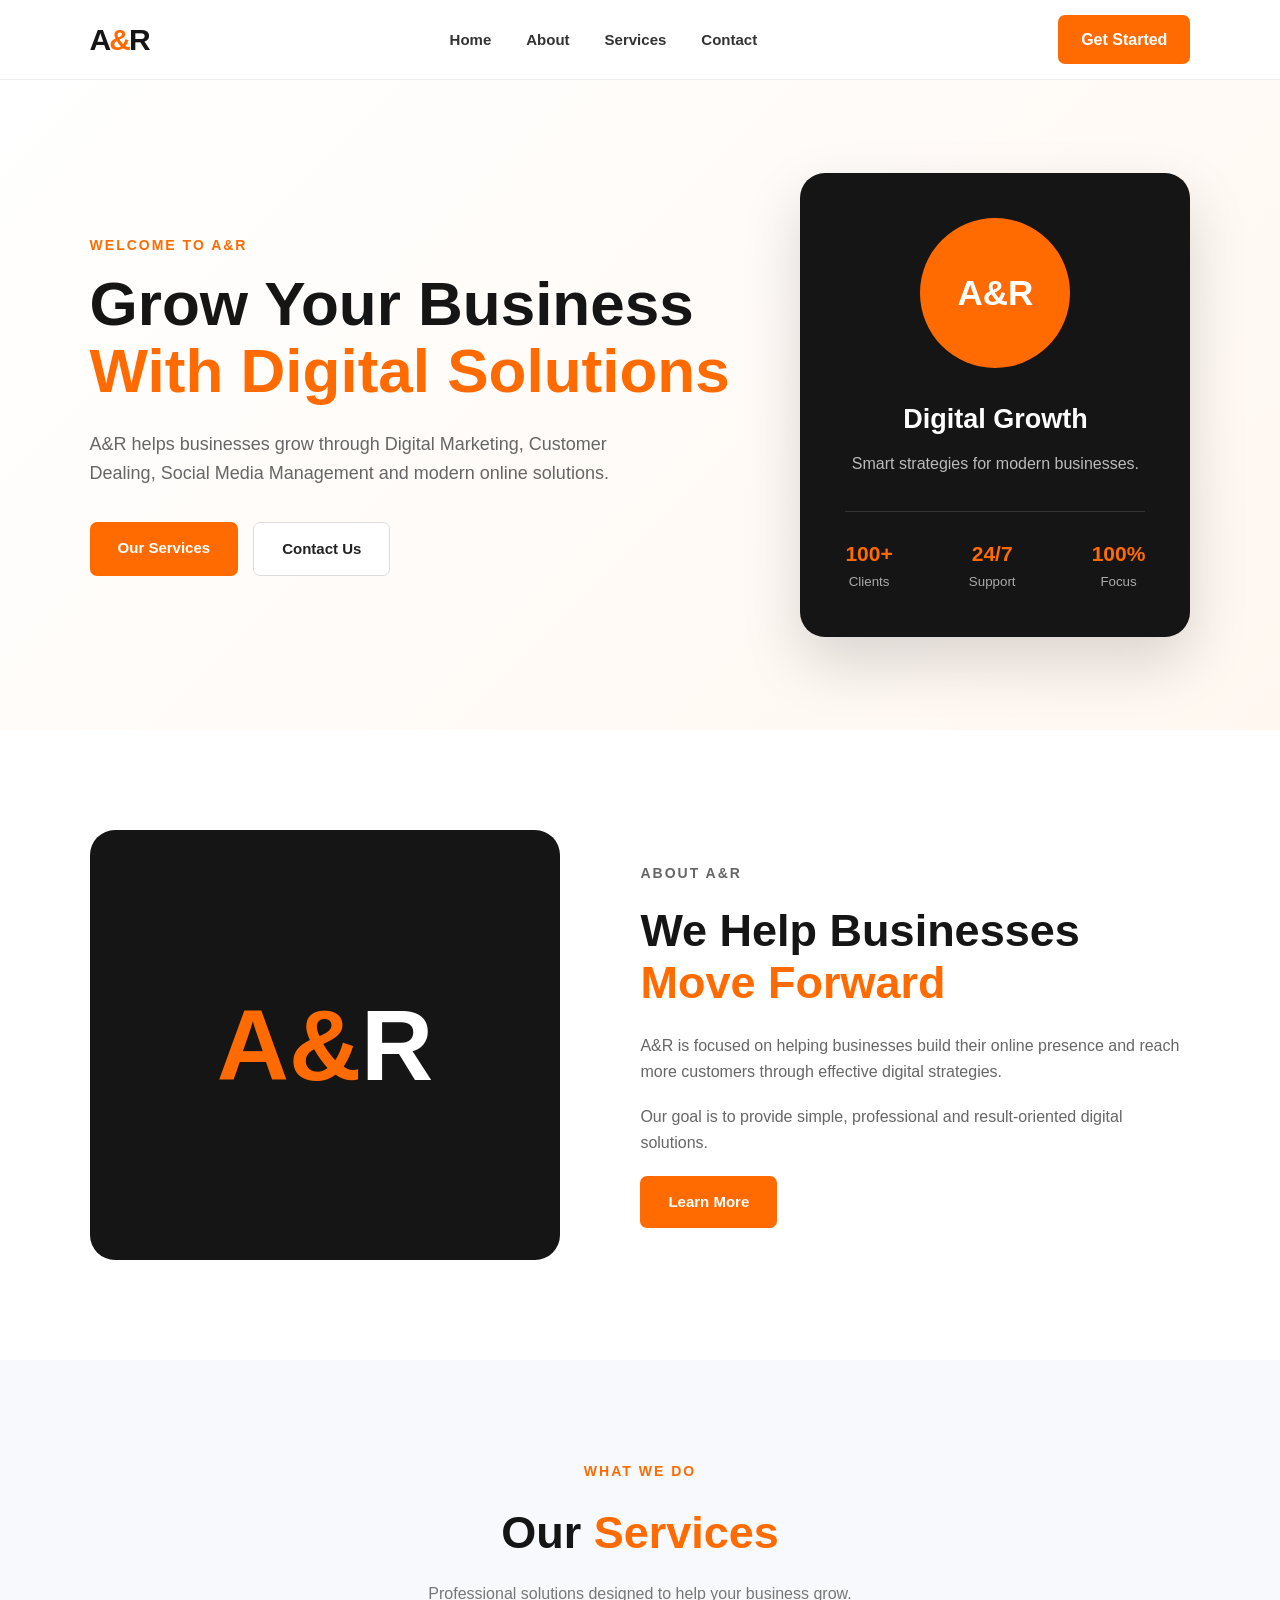
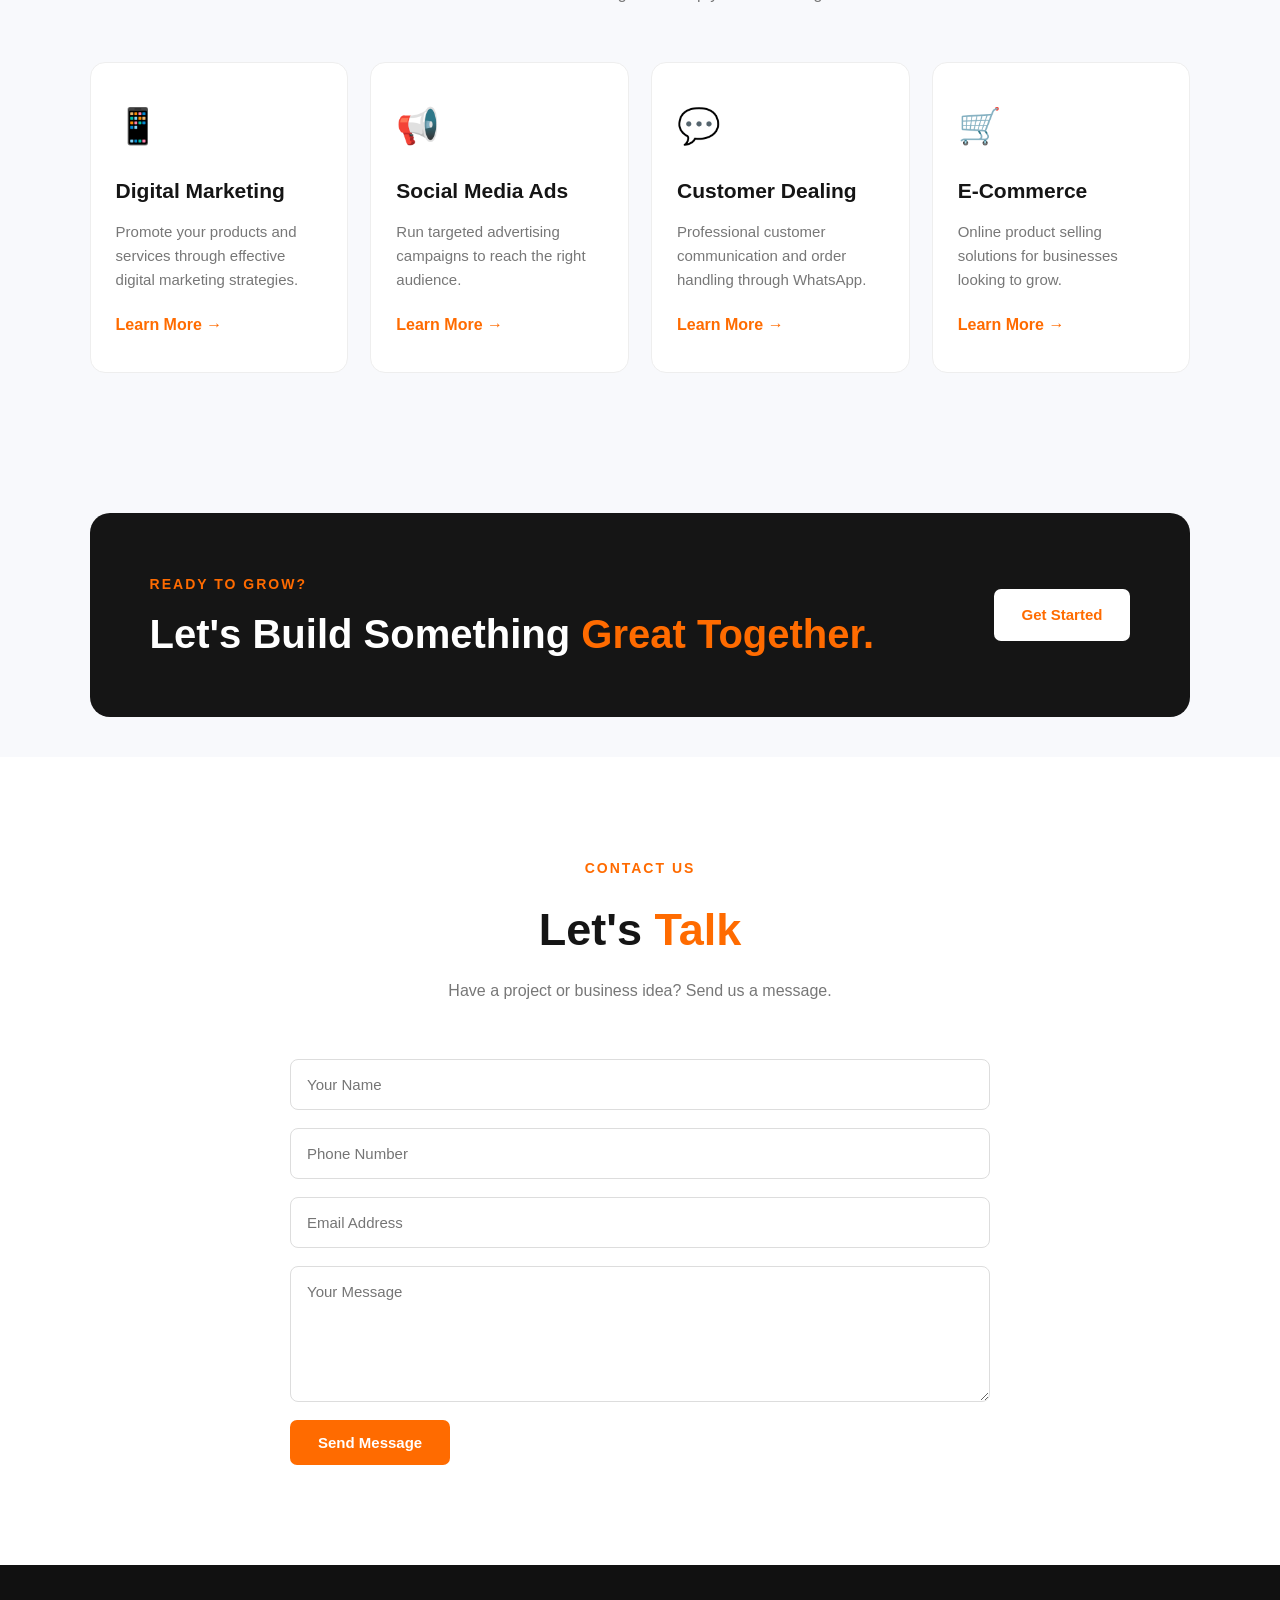
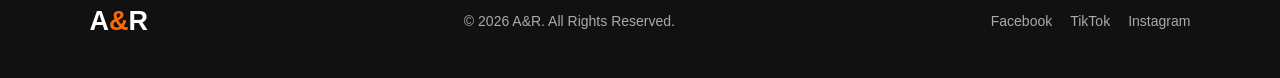
<file: inrex.html>
<!DOCTYPE html>
<html lang="en">
<head>
    <meta charset="UTF-8">
    <meta name="viewport" content="width=device-width, initial-scale=1.0">

    <title>A&R | Digital Solutions</title>

<link rel="stylesheet" href="/ar.css">
</head>
<body>

    <!-- Navbar -->
    <header class="navbar">
        <div class="logo">A<span>&</span>R</div>

        <nav>
            <a href="#home">Home</a>
            <a href="#about">About</a>
            <a href="#services">Services</a>
            <a href="#contact">Contact</a>
        </nav>

        <a href="#contact" class="nav-btn">Get Started</a>
    </header>


    <!-- Hero Section -->
    <section class="hero" id="home">

        <div class="hero-content">

            <p class="small-title">WELCOME TO A&R</p>

            <h1>
                Grow Your Business
                <span>With Digital Solutions</span>
            </h1>

            <p class="hero-text">
                A&R helps businesses grow through Digital Marketing,
                Customer Dealing, Social Media Management and modern
                online solutions.
            </p>

            <div class="hero-buttons">
                <a href="#services" class="btn primary">Our Services</a>
                <a href="#contact" class="btn secondary">Contact Us</a>
            </div>

        </div>

        <div class="hero-card">
            <div class="card-circle">A&R</div>

            <h3>Digital Growth</h3>

            <p>
                Smart strategies for modern businesses.
            </p>

            <div class="stats">
                <div>
                    <strong>100+</strong>
                    <small>Clients</small>
                </div>

                <div>
                    <strong>24/7</strong>
                    <small>Support</small>
                </div>

                <div>
                    <strong>100%</strong>
                    <small>Focus</small>
                </div>
            </div>
        </div>

    </section>


    <!-- About -->
    <section class="about" id="about">

        <div class="about-image">
            <div class="about-logo">A&R</div>
        </div>

        <div class="about-content">

            <p class="section-tag">ABOUT A&R</p>

            <h2>
                We Help Businesses
                <span>Move Forward</span>
            </h2>

            <p>
                A&R is focused on helping businesses build their online
                presence and reach more customers through effective
                digital strategies.
            </p>

            <p>
                Our goal is to provide simple, professional and
                result-oriented digital solutions.
            </p>

            <a href="#contact" class="btn primary">Learn More</a>

        </div>

    </section>


    <!-- Services -->
    <section class="services" id="services">

        <div class="section-heading">
            <p class="section-tag">WHAT WE DO</p>

            <h2>Our <span>Services</span></h2>

            <p>
                Professional solutions designed to help your business grow.
            </p>
        </div>


        <div class="service-container">

            <div class="service-card">
                <div class="icon">📱</div>

                <h3>Digital Marketing</h3>

                <p>
                    Promote your products and services through effective
                    digital marketing strategies.
                </p>

                <a href="#contact">Learn More →</a>
            </div>


            <div class="service-card">
                <div class="icon">📢</div>

                <h3>Social Media Ads</h3>

                <p>
                    Run targeted advertising campaigns to reach the
                    right audience.
                </p>

                <a href="#contact">Learn More →</a>
            </div>


            <div class="service-card">
                <div class="icon">💬</div>

                <h3>Customer Dealing</h3>

                <p>
                    Professional customer communication and order
                    handling through WhatsApp.
                </p>

                <a href="#contact">Learn More →</a>
            </div>


            <div class="service-card">
                <div class="icon">🛒</div>

                <h3>E-Commerce</h3>

                <p>
                    Online product selling solutions for businesses
                    looking to grow.
                </p>

                <a href="#contact">Learn More →</a>
            </div>

        </div>

    </section>


    <!-- CTA -->
    <section class="cta">

        <div>
            <p class="section-tag">READY TO GROW?</p>

            <h2>
                Let's Build Something
                <span>Great Together.</span>
            </h2>
        </div>

        <a href="#contact" class="btn white">Get Started</a>

    </section>


    <!-- Contact -->
    <section class="contact" id="contact">

        <div class="section-heading">
            <p class="section-tag">CONTACT US</p>

            <h2>Let's <span>Talk</span></h2>

            <p>
                Have a project or business idea? Send us a message.
            </p>
        </div>


        <form class="contact-form">

            <input
                type="text"
                placeholder="Your Name"
                required
            >

            <input
                type="tel"
                placeholder="Phone Number"
                required
            >

            <input
                type="email"
                placeholder="Email Address"
            >

            <textarea
                placeholder="Your Message"
                rows="6"
                required
            ></textarea>

            <button type="submit" class="btn primary">
                Send Message
            </button>

        </form>

    </section>


    <!-- Footer -->
    <footer>

        <div class="footer-logo">A<span>&</span>R</div>

        <p>
            © 2026 A&R. All Rights Reserved.
        </p>

        <div class="social">
            <a href="#">Facebook</a>
            <a href="#">TikTok</a>
            <a href="#">Instagram</a>
        </div>

    </footer>

</body>
</html>
</file>
<file: ar.css>
* {
    margin: 0;
    padding: 0;
    box-sizing: border-box;
}

html {
    scroll-behavior: smooth;
}

body {
    font-family: Arial, Helvetica, sans-serif;
    background: #f8f9fc;
    color: #151515;
    line-height: 1.6;
}


/* =========================
   NAVBAR
========================= */

.navbar {
    width: 100%;
    height: 80px;
    padding: 0 7%;
    display: flex;
    align-items: center;
    justify-content: space-between;
    background: white;
    border-bottom: 1px solid #eee;
    position: sticky;
    top: 0;
    z-index: 1000;
}

.logo {
    font-size: 30px;
    font-weight: 800;
    letter-spacing: -2px;
}

.logo span,
.footer-logo span {
    color: #ff6b00;
}

.navbar nav {
    display: flex;
    gap: 35px;
}

.navbar nav a {
    text-decoration: none;
    color: #333;
    font-size: 15px;
    font-weight: 600;
    transition: 0.3s;
}

.navbar nav a:hover {
    color: #ff6b00;
}

.nav-btn {
    text-decoration: none;
    background: #ff6b00;
    color: white;
    padding: 12px 23px;
    border-radius: 7px;
    font-weight: 600;
}


/* =========================
   HERO
========================= */

.hero {
    min-height: 650px;
    padding: 80px 7%;
    display: flex;
    align-items: center;
    justify-content: space-between;
    gap: 60px;
    background:
        linear-gradient(135deg, #fff 0%, #fff7f0 100%);
}

.hero-content {
    max-width: 650px;
}

.small-title,
.section-tag {
    color: #ff6b00;
    font-size: 14px;
    font-weight: 800;
    letter-spacing: 2px;
    margin-bottom: 15px;
}

.hero h1 {
    font-size: 62px;
    line-height: 1.08;
    margin-bottom: 25px;
}

.hero h1 span,
.about h2 span,
.section-heading h2 span,
.cta h2 span {
    color: #ff6b00;
}

.hero-text {
    color: #666;
    font-size: 18px;
    max-width: 580px;
    margin-bottom: 35px;
}

.hero-buttons {
    display: flex;
    gap: 15px;
}

.btn {
    display: inline-block;
    padding: 14px 28px;
    border-radius: 7px;
    text-decoration: none;
    font-weight: 700;
    border: none;
    cursor: pointer;
    font-size: 15px;
}

.primary {
    background: #ff6b00;
    color: white;
}

.secondary {
    border: 1px solid #ddd;
    color: #222;
    background: white;
}

.white {
    background: white;
    color: #ff6b00;
}


/* HERO CARD */

.hero-card {
    width: 390px;
    min-height: 420px;
    padding: 45px;
    background: #151515;
    color: white;
    border-radius: 25px;
    box-shadow: 0 25px 60px rgba(0, 0, 0, 0.15);
    text-align: center;
}

.card-circle {
    width: 150px;
    height: 150px;
    margin: 0 auto 30px;
    border-radius: 50%;
    display: flex;
    align-items: center;
    justify-content: center;
    background: #ff6b00;
    color: white;
    font-size: 35px;
    font-weight: 900;
}

.hero-card h3 {
    font-size: 27px;
    margin-bottom: 10px;
}

.hero-card p {
    color: #bbb;
}

.stats {
    display: flex;
    justify-content: space-between;
    margin-top: 35px;
    padding-top: 25px;
    border-top: 1px solid #333;
}

.stats div {
    display: flex;
    flex-direction: column;
}

.stats strong {
    color: #ff6b00;
    font-size: 21px;
}

.stats small {
    color: #aaa;
}


/* =========================
   ABOUT
========================= */

.about {
    padding: 100px 7%;
    display: flex;
    align-items: center;
    gap: 80px;
    background: white;
}

.about-image {
    width: 50%;
    height: 430px;
    background: #151515;
    border-radius: 25px;
    display: flex;
    align-items: center;
    justify-content: center;
}

.about-logo {
    font-size: 100px;
    font-weight: 900;
    color: white;
}

.about-logo::first-letter {
    color: #ff6b00;
}

.about-content {
    max-width: 550px;
}

.about h2 {
    font-size: 45px;
    line-height: 1.15;
    margin-bottom: 25px;
}

.about-content p {
    color: #666;
    margin-bottom: 20px;
}


/* =========================
   SERVICES
========================= */

.services {
    padding: 100px 7%;
}

.section-heading {
    text-align: center;
    margin-bottom: 55px;
}

.section-heading h2 {
    font-size: 45px;
    margin-bottom: 12px;
}

.section-heading > p:last-child {
    color: #777;
}

.service-container {
    display: grid;
    grid-template-columns: repeat(4, 1fr);
    gap: 22px;
}

.service-card {
    background: white;
    padding: 35px 25px;
    border-radius: 15px;
    border: 1px solid #eee;
    transition: 0.3s;
}

.service-card:hover {
    transform: translateY(-8px);
    box-shadow: 0 15px 40px rgba(0, 0, 0, 0.08);
}

.icon {
    font-size: 35px;
    margin-bottom: 20px;
}

.service-card h3 {
    font-size: 21px;
    margin-bottom: 12px;
}

.service-card p {
    color: #777;
    font-size: 15px;
    margin-bottom: 20px;
}

.service-card a {
    text-decoration: none;
    color: #ff6b00;
    font-weight: 700;
}


/* =========================
   CTA
========================= */

.cta {
    margin: 40px 7%;
    padding: 60px;
    border-radius: 20px;
    background: #151515;
    color: white;
    display: flex;
    align-items: center;
    justify-content: space-between;
}

.cta h2 {
    font-size: 40px;
    line-height: 1.15;
}


/* =========================
   CONTACT
========================= */

.contact {
    padding: 100px 7%;
    background: white;
}

.contact-form {
    max-width: 700px;
    margin: auto;
    display: flex;
    flex-direction: column;
    gap: 18px;
}

.contact-form input,
.contact-form textarea {
    width: 100%;
    padding: 16px;
    border: 1px solid #ddd;
    border-radius: 8px;
    outline: none;
    font-family: inherit;
    font-size: 15px;
}

.contact-form input:focus,
.contact-form textarea:focus {
    border-color: #ff6b00;
}

.contact-form button {
    width: fit-content;
}


/* =========================
   FOOTER
========================= */

footer {
    background: #111;
    color: white;
    padding: 35px 7%;
    display: flex;
    align-items: center;
    justify-content: space-between;
}

.footer-logo {
    font-size: 27px;
    font-weight: 800;
}

footer p {
    color: #aaa;
    font-size: 14px;
}

.social {
    display: flex;
    gap: 18px;
}

.social a {
    color: #aaa;
    text-decoration: none;
    font-size: 14px;
}

.social a:hover {
    color: #ff6b00;
}


/* =========================
   RESPONSIVE
========================= */

@media (max-width: 1000px) {

    .hero {
        flex-direction: column;
        text-align: center;
    }

    .hero-text {
        margin-left: auto;
        margin-right: auto;
    }

    .hero-buttons {
        justify-content: center;
    }

    .service-container {
        grid-template-columns: repeat(2, 1fr);
    }

    .about {
        flex-direction: column;
    }

    .about-image {
        width: 100%;
    }
}


@media (max-width: 700px) {

    .navbar {
        padding: 0 5%;
    }

    .navbar nav {
        display: none;
    }

    .nav-btn {
        padding: 10px 15px;
        font-size: 13px;
    }

    .hero {
        padding: 60px 5%;
    }

    .hero h1 {
        font-size: 42px;
    }

    .hero-card {
        width: 100%;
    }

    .about,
    .services,
    .contact {
        padding: 70px 5%;
    }

    .about h2,
    .section-heading h2 {
        font-size: 35px;
    }

    .service-container {
        grid-template-columns: 1fr;
    }

    .cta {
        margin: 20px 5%;
        padding: 40px 25px;
        flex-direction: column;
        align-items: flex-start;
        gap: 25px;
    }

    .cta h2 {
        font-size: 32px;
    }

    footer {
        flex-direction: column;
        gap: 20px;
        text-align: center;
    }
}
</file>
